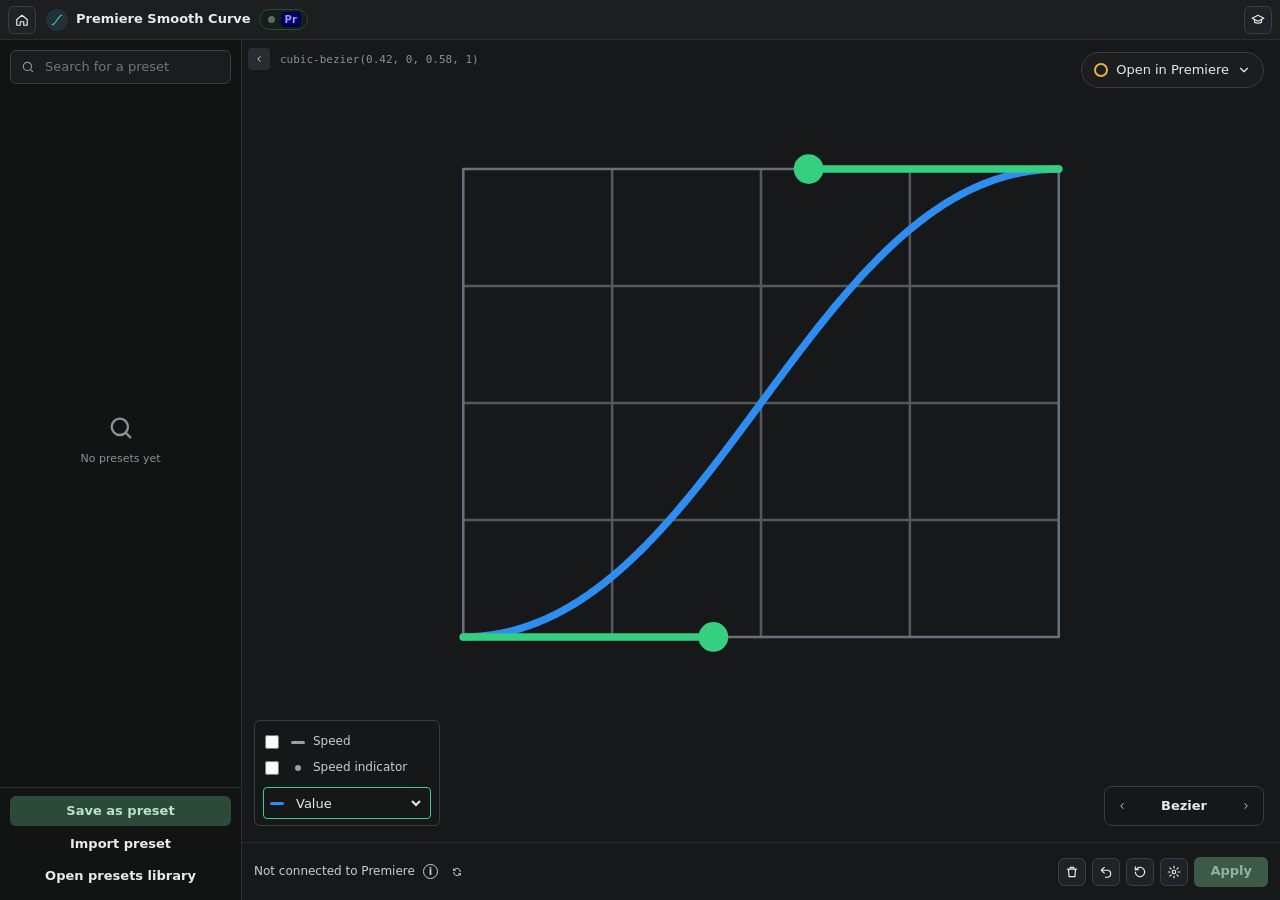
<file: index.html>
<!DOCTYPE html>
<html lang="en">
<head>
  <meta charset="UTF-8" />
  <title>Premiere Smooth Curve</title>
  <link rel="stylesheet" href="css/style.css" />
</head>
<body>
  <div id="app">
    <!-- top bar -->
    <header class="topbar">
      <button class="icon-btn" id="btnHome" title="Reset to default curve">
        <svg viewBox="0 0 24 24"><path d="M3 11l9-7 9 7v9a1 1 0 0 1-1 1h-5v-6H9v6H4a1 1 0 0 1-1-1z"/></svg>
      </button>
      <div class="brand">
        <span class="logo"><svg viewBox="0 0 24 24"><path d="M4 20 C 10 20, 14 4, 20 4"/></svg></span>
        <span class="brand-name">Premiere Smooth Curve</span>
        <span class="host-pill" id="hostPill" title="Premiere connection"><span class="dot"></span><span class="pr">Pr</span></span>
      </div>
      <div class="top-actions">
        <button class="icon-btn" id="btnHelp" title="How it works">
          <svg viewBox="0 0 24 24"><path d="M2 9l10-5 10 5-10 5z"/><path d="M6 11v5c3 2 9 2 12 0v-5"/></svg>
        </button>
        <button class="icon-btn warn hidden" id="btnWarn" title="Last error">
          <svg viewBox="0 0 24 24"><path d="M12 3l10 18H2z"/><path d="M12 10v5M12 18v.5"/></svg>
        </button>
      </div>
    </header>

    <div class="body">
      <!-- presets sidebar -->
      <aside class="sidebar" id="sidebar">
        <div class="search">
          <svg viewBox="0 0 24 24"><circle cx="11" cy="11" r="7"/><path d="M20 20l-4-4"/></svg>
          <input id="presetSearch" type="text" placeholder="Search for a preset" />
        </div>
        <div class="preset-list" id="presetList"></div>
        <div class="sidebar-actions">
          <button class="btn-save" id="btnSavePreset">Save as preset</button>
          <button class="btn-link" id="btnImport">Import preset</button>
          <button class="btn-link" id="btnLibrary">Open presets library</button>
        </div>
      </aside>

      <!-- editor -->
      <main class="editor">
        <button class="collapse" id="btnCollapse" title="Hide presets">
          <svg viewBox="0 0 24 24"><path d="M15 6l-6 6 6 6"/></svg>
        </button>

        <div class="clip-select" id="clipSelect">
          <button class="clip-btn" id="clipBtn">
            <span class="ring" id="clipRing"></span>
            <span id="clipLabel">Select a clip</span>
            <svg viewBox="0 0 24 24"><path d="M6 9l6 6 6-6"/></svg>
          </button>
          <div class="clip-menu hidden" id="clipMenu"></div>
        </div>

        <div class="graph-wrap" id="graphWrap">
          <svg id="graph" class="graph" preserveAspectRatio="xMidYMid meet"></svg>
        </div>

        <div class="view-box">
          <label class="chk"><input type="checkbox" id="chkSpeed" /><span class="sw speed"></span>Speed</label>
          <label class="chk"><input type="checkbox" id="chkIndicator" /><span class="sw dotsw"></span>Speed indicator</label>
          <div class="view-select">
            <span class="sw value"></span>
            <select id="viewMode">
              <option value="value">Value</option>
              <option value="speed">Speed graph</option>
            </select>
          </div>
        </div>

        <div class="type-box">
          <button class="icon-btn small" id="typePrev"><svg viewBox="0 0 24 24"><path d="M15 6l-6 6 6 6"/></svg></button>
          <span id="typeName">Bezier</span>
          <button class="icon-btn small" id="typeNext"><svg viewBox="0 0 24 24"><path d="M9 6l6 6-6 6"/></svg></button>
        </div>
        <div class="param-box hidden" id="paramBox"></div>
        <div class="bezier-readout" id="readout"></div>
      </main>
    </div>

    <!-- bottom bar -->
    <footer class="bottombar">
      <div class="status">
        <span id="statusText">No clip selected</span>
        <span class="info" id="statusInfo" title="">i</span>
        <button class="icon-btn small" id="btnRefresh" title="Refresh selection">
          <svg viewBox="0 0 24 24"><path d="M20 11a8 8 0 0 0-14-5l-2 2M4 13a8 8 0 0 0 14 5l2-2"/><path d="M4 4v4h4M20 20v-4h-4"/></svg>
        </button>
      </div>
      <div class="actions">
        <button class="icon-btn" id="btnRemove" title="Remove smoothing (back to the original keyframes)">
          <svg viewBox="0 0 24 24"><path d="M4 7h16M9 7V4h6v3M6 7l1 13h10l1-13"/></svg>
        </button>
        <button class="icon-btn" id="btnUndo" title="Undo last apply">
          <svg viewBox="0 0 24 24"><path d="M9 14l-5-5 5-5"/><path d="M4 9h10a6 6 0 0 1 0 12h-3"/></svg>
        </button>
        <button class="icon-btn" id="btnReset" title="Reset curve">
          <svg viewBox="0 0 24 24"><path d="M4 12a8 8 0 1 0 3-6.2L4 8"/><path d="M4 3v5h5"/></svg>
        </button>
        <button class="icon-btn" id="btnSettings" title="Settings">
          <svg viewBox="0 0 24 24"><circle cx="12" cy="12" r="3"/><path d="M12 2v3M12 19v3M2 12h3M19 12h3M4.9 4.9l2.1 2.1M17 17l2.1 2.1M4.9 19.1L7 17M17 7l2.1-2.1"/></svg>
        </button>
        <button class="btn-apply" id="btnApply" disabled>Apply</button>
      </div>
    </footer>

    <!-- modals -->
    <div class="modal hidden" id="modal">
      <div class="modal-card">
        <div class="modal-head"><span id="modalTitle"></span><button class="icon-btn small" id="modalClose">&times;</button></div>
        <div class="modal-body" id="modalBody"></div>
      </div>
    </div>
    <div class="toast hidden" id="toast"></div>
  </div>

  <script src="js/cep.js"></script>
  <script src="js/easing.js"></script>
  <script src="js/main.js"></script>
</body>
</html>
</file>
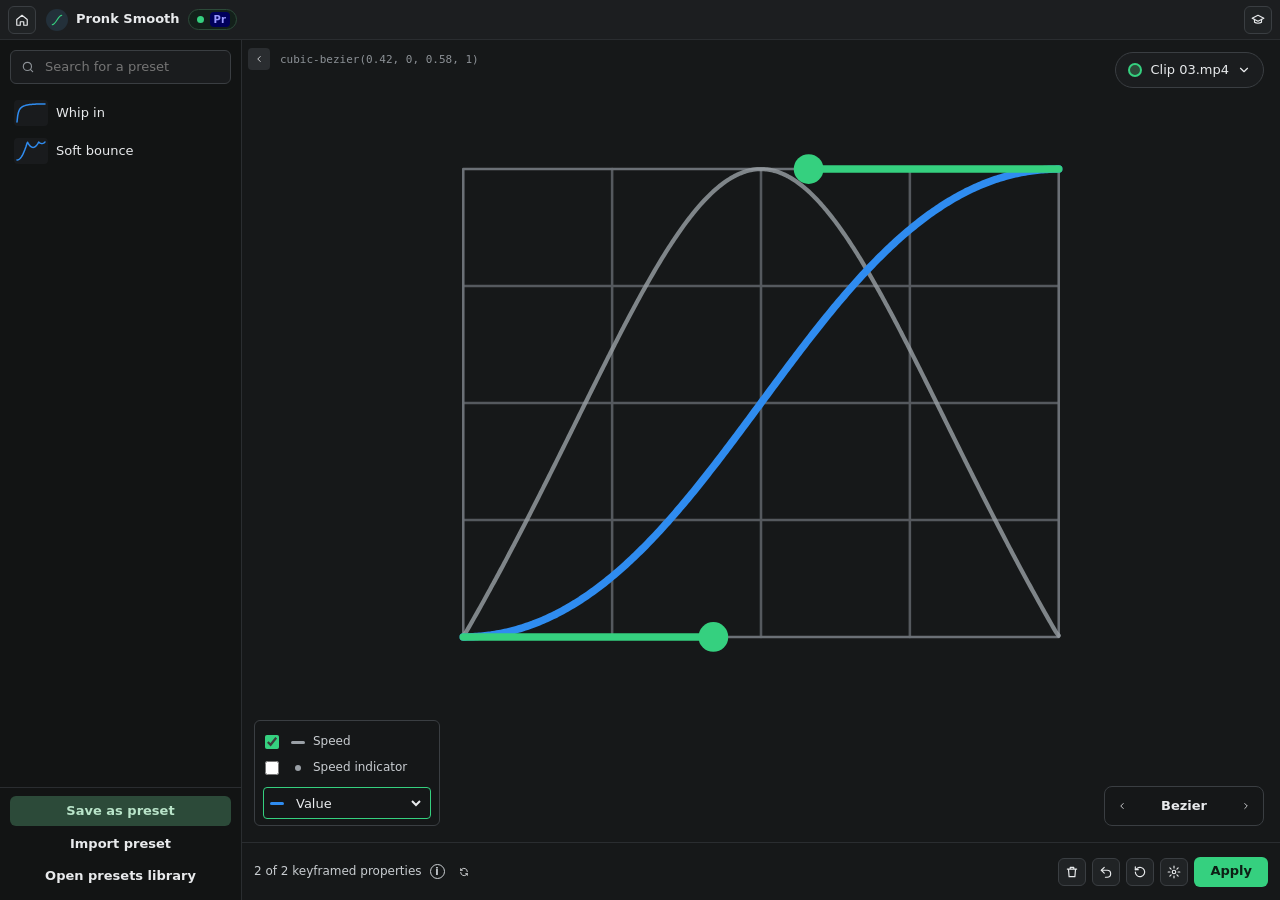
<file: tests/preview.html>
<!DOCTYPE html>
<html lang="en">
<head>
  <meta charset="UTF-8" />
  <title>Pronk Smooth</title>
  <link rel="stylesheet" href="../css/style.css" />
</head>
<body>
  <div id="app">
    <!-- top bar -->
    <header class="topbar">
      <button class="icon-btn" id="btnHome" title="Reset to default curve">
        <svg viewBox="0 0 24 24"><path d="M3 11l9-7 9 7v9a1 1 0 0 1-1 1h-5v-6H9v6H4a1 1 0 0 1-1-1z"/></svg>
      </button>
      <div class="brand">
        <span class="logo"><svg viewBox="0 0 24 24"><path d="M4 20 C 10 20, 14 4, 20 4"/></svg></span>
        <span class="brand-name">Pronk Smooth</span>
        <span class="host-pill" id="hostPill" title="Premiere connection"><span class="dot"></span><span class="pr">Pr</span></span>
      </div>
      <div class="top-actions">
        <button class="icon-btn" id="btnHelp" title="How it works">
          <svg viewBox="0 0 24 24"><path d="M2 9l10-5 10 5-10 5z"/><path d="M6 11v5c3 2 9 2 12 0v-5"/></svg>
        </button>
        <button class="icon-btn warn hidden" id="btnWarn" title="Last error">
          <svg viewBox="0 0 24 24"><path d="M12 3l10 18H2z"/><path d="M12 10v5M12 18v.5"/></svg>
        </button>
      </div>
    </header>

    <div class="body">
      <!-- presets sidebar -->
      <aside class="sidebar" id="sidebar">
        <div class="search">
          <svg viewBox="0 0 24 24"><circle cx="11" cy="11" r="7"/><path d="M20 20l-4-4"/></svg>
          <input id="presetSearch" type="text" placeholder="Search for a preset" />
        </div>
        <div class="preset-list" id="presetList"></div>
        <div class="sidebar-actions">
          <button class="btn-save" id="btnSavePreset">Save as preset</button>
          <button class="btn-link" id="btnImport">Import preset</button>
          <button class="btn-link" id="btnLibrary">Open presets library</button>
        </div>
      </aside>

      <!-- editor -->
      <main class="editor">
        <button class="collapse" id="btnCollapse" title="Hide presets">
          <svg viewBox="0 0 24 24"><path d="M15 6l-6 6 6 6"/></svg>
        </button>

        <div class="clip-select" id="clipSelect">
          <button class="clip-btn" id="clipBtn">
            <span class="ring" id="clipRing"></span>
            <span id="clipLabel">Select a clip</span>
            <svg viewBox="0 0 24 24"><path d="M6 9l6 6 6-6"/></svg>
          </button>
          <div class="clip-menu hidden" id="clipMenu"></div>
        </div>

        <div class="graph-wrap" id="graphWrap">
          <svg id="graph" class="graph" preserveAspectRatio="xMidYMid meet"></svg>
        </div>

        <div class="view-box">
          <label class="chk"><input type="checkbox" id="chkSpeed" /><span class="sw speed"></span>Speed</label>
          <label class="chk"><input type="checkbox" id="chkIndicator" /><span class="sw dotsw"></span>Speed indicator</label>
          <div class="view-select">
            <span class="sw value"></span>
            <select id="viewMode">
              <option value="value">Value</option>
              <option value="speed">Speed graph</option>
            </select>
          </div>
        </div>

        <div class="type-box">
          <button class="icon-btn small" id="typePrev"><svg viewBox="0 0 24 24"><path d="M15 6l-6 6 6 6"/></svg></button>
          <span id="typeName">Bezier</span>
          <button class="icon-btn small" id="typeNext"><svg viewBox="0 0 24 24"><path d="M9 6l6 6-6 6"/></svg></button>
        </div>
        <div class="param-box hidden" id="paramBox"></div>
        <div class="bezier-readout" id="readout"></div>
      </main>
    </div>

    <!-- bottom bar -->
    <footer class="bottombar">
      <div class="status">
        <span id="statusText">No clip selected</span>
        <span class="info" id="statusInfo" title="">i</span>
        <button class="icon-btn small" id="btnRefresh" title="Refresh selection">
          <svg viewBox="0 0 24 24"><path d="M20 11a8 8 0 0 0-14-5l-2 2M4 13a8 8 0 0 0 14 5l2-2"/><path d="M4 4v4h4M20 20v-4h-4"/></svg>
        </button>
      </div>
      <div class="actions">
        <button class="icon-btn" id="btnRemove" title="Remove smoothing (back to the original keyframes)">
          <svg viewBox="0 0 24 24"><path d="M4 7h16M9 7V4h6v3M6 7l1 13h10l1-13"/></svg>
        </button>
        <button class="icon-btn" id="btnUndo" title="Undo last apply">
          <svg viewBox="0 0 24 24"><path d="M9 14l-5-5 5-5"/><path d="M4 9h10a6 6 0 0 1 0 12h-3"/></svg>
        </button>
        <button class="icon-btn" id="btnReset" title="Reset curve">
          <svg viewBox="0 0 24 24"><path d="M4 12a8 8 0 1 0 3-6.2L4 8"/><path d="M4 3v5h5"/></svg>
        </button>
        <button class="icon-btn" id="btnSettings" title="Settings">
          <svg viewBox="0 0 24 24"><circle cx="12" cy="12" r="3"/><path d="M12 2v3M12 19v3M2 12h3M19 12h3M4.9 4.9l2.1 2.1M17 17l2.1 2.1M4.9 19.1L7 17M17 7l2.1-2.1"/></svg>
        </button>
        <button class="btn-apply" id="btnApply" disabled>Apply</button>
      </div>
    </footer>

    <!-- modals -->
    <div class="modal hidden" id="modal">
      <div class="modal-card">
        <div class="modal-head"><span id="modalTitle"></span><button class="icon-btn small" id="modalClose">&times;</button></div>
        <div class="modal-body" id="modalBody"></div>
      </div>
    </div>
    <div class="toast hidden" id="toast"></div>
  </div>

  <script>window.__adobe_cep__={evalScript:function(s,cb){var st={ok:true,sequence:"Sequence 01",fps:25,canUndo:false,clips:[{name:"Clip 03.mp4",nodeId:"n1",props:[{ci:0,pi:0,comp:"Motion",name:"Position",keys:2,smoothed:false},{ci:0,pi:1,comp:"Motion",name:"Scale",keys:3,smoothed:true}]}]};setTimeout(function(){cb(JSON.stringify(/getState/.test(s)?st:{ok:true,pairs:1,keys:24,props:1}))},5)},dispatchEvent:function(){}};localStorage.setItem("ps.presets",JSON.stringify([{id:"a",name:"Whip in",type:"bezier",params:{x1:0.05,y1:0.9,x2:0.1,y2:1}},{id:"b",name:"Soft bounce",type:"bounce",params:{bounces:2,bounciness:0.3}}]));localStorage.setItem("ps.view",JSON.stringify({speed:true,indicator:false,mode:"value"}));</script><script src="../js/cep.js"></script>
  <script src="../js/easing.js"></script>
  <script src="../js/main.js"></script>
</body>
</html>
</file>
<file: css/style.css>
:root {
  --bg: #161819;
  --bg2: #1c1e20;
  --panel: #121414;
  --line: #2a2d30;
  --line2: #3a3e42;
  --text: #e8eaec;
  --muted: #8c9196;
  --green: #35d07f;
  --green-dim: #2c4a39;
  --blue: #2f8cf0;
  --warn: #ff5a5a;
  --gold: #e3b341;
}
* { box-sizing: border-box; }
html, body { margin: 0; height: 100%; background: var(--bg); color: var(--text); font: 13px/1.3 "Segoe UI", system-ui, sans-serif; overflow: hidden; user-select: none; }
button { font: inherit; color: inherit; background: none; border: 0; cursor: pointer; }
svg { fill: none; stroke: currentColor; stroke-width: 2; stroke-linecap: round; stroke-linejoin: round; }
.hidden { display: none !important; }

#app { display: flex; flex-direction: column; height: 100%; }

/* top bar */
.topbar { display: flex; align-items: center; gap: 10px; height: 40px; padding: 0 8px; background: var(--bg2); border-bottom: 1px solid var(--line); flex: none; }
.icon-btn { width: 28px; height: 28px; border-radius: 6px; border: 1px solid var(--line2); display: inline-flex; align-items: center; justify-content: center; color: var(--text); background: #202325; flex: none; }
.icon-btn svg { width: 16px; height: 16px; }
.icon-btn:hover { background: #2a2e31; }
.icon-btn.small { width: 22px; height: 22px; border: 0; background: none; }
.icon-btn.warn { color: var(--warn); }
.brand { display: flex; align-items: center; gap: 8px; }
.logo { width: 22px; height: 22px; border-radius: 50%; background: #23303a; display: inline-flex; align-items: center; justify-content: center; color: var(--green); }
.logo svg { width: 14px; height: 14px; }
.brand-name { font-weight: 700; }
.host-pill { display: inline-flex; align-items: center; gap: 6px; padding: 2px 6px 2px 8px; border: 1px solid var(--green-dim); border-radius: 12px; background: #13201a; }
.host-pill .dot { width: 7px; height: 7px; border-radius: 50%; background: #666; }
.host-pill.on .dot { background: var(--green); }
.host-pill .pr { font-size: 10px; font-weight: 700; color: #9999ff; background: #00005b; border-radius: 4px; padding: 1px 4px; }
.top-actions { margin-left: auto; display: flex; gap: 6px; }

/* body */
.body { flex: 1; display: flex; min-height: 0; }
.sidebar { width: 242px; flex: none; display: flex; flex-direction: column; border-right: 1px solid var(--line); background: var(--panel); }
.sidebar.collapsed { display: none; }
.search { margin: 10px; display: flex; align-items: center; gap: 8px; padding: 0 10px; height: 34px; border: 1px solid var(--line2); border-radius: 6px; background: #1a1c1e; }
.search svg { width: 14px; height: 14px; color: var(--muted); }
.search input { flex: 1; background: none; border: 0; outline: 0; color: var(--text); font: inherit; }
.preset-list { flex: 1; overflow-y: auto; padding: 0 8px; }
.empty { height: 100%; display: flex; flex-direction: column; align-items: center; justify-content: center; color: var(--muted); font-size: 11px; gap: 10px; }
.empty svg { width: 28px; height: 28px; }
.preset { display: flex; align-items: center; gap: 8px; padding: 6px; border-radius: 6px; cursor: pointer; }
.preset:hover { background: #1e2123; }
.preset.active { background: #1d2a22; outline: 1px solid var(--green-dim); }
.preset svg.thumb { width: 34px; height: 26px; flex: none; stroke: var(--blue); stroke-width: 1.5; background: #191b1d; border-radius: 4px; }
.preset .pname { flex: 1; overflow: hidden; text-overflow: ellipsis; white-space: nowrap; }
.preset .del { opacity: 0; color: var(--muted); width: 18px; }
.preset:hover .del { opacity: 1; }
.sidebar-actions { border-top: 1px solid var(--line); padding: 8px 10px 10px; display: flex; flex-direction: column; gap: 4px; }
.btn-save { height: 30px; border-radius: 6px; background: var(--green-dim); color: #b9e4c9; font-weight: 600; }
.btn-save:hover { filter: brightness(1.15); }
.btn-link { height: 28px; font-weight: 600; }
.btn-link:hover { color: var(--green); }

/* editor */
.editor { flex: 1; position: relative; min-width: 0; }
.collapse { position: absolute; left: 6px; top: 8px; width: 22px; height: 22px; border-radius: 4px; background: #2a2d30; display: flex; align-items: center; justify-content: center; z-index: 3; }
.collapse svg { width: 14px; height: 14px; }
.collapse.flip svg { transform: rotate(180deg); }
.clip-select { position: absolute; right: 16px; top: 12px; z-index: 5; }
.clip-btn { display: flex; align-items: center; gap: 8px; height: 36px; padding: 0 12px; border: 1px solid var(--line2); border-radius: 18px; background: #1b1d1f; max-width: 260px; }
.clip-btn span#clipLabel { overflow: hidden; text-overflow: ellipsis; white-space: nowrap; }
.clip-btn svg { width: 14px; height: 14px; }
.ring { width: 14px; height: 14px; border-radius: 50%; border: 2px solid var(--gold); flex: none; }
.ring.ok { border-color: var(--green); background: var(--green-dim); }
.clip-menu { position: absolute; right: 0; top: 42px; width: 280px; max-height: 320px; overflow-y: auto; background: #1b1d1f; border: 1px solid var(--line2); border-radius: 8px; padding: 6px; box-shadow: 0 8px 24px #0008; }
.clip-menu .grp { color: var(--muted); font-size: 11px; padding: 6px 6px 2px; }
.clip-menu label { display: flex; align-items: center; gap: 8px; padding: 5px 6px; border-radius: 4px; cursor: pointer; }
.clip-menu label:hover { background: #24272a; }
.clip-menu .tag { margin-left: auto; font-size: 10px; color: var(--green); }
.clip-menu .none { padding: 10px; color: var(--muted); }

.graph-wrap { position: absolute; inset: 44px 20px 120px 20px; display: flex; align-items: center; justify-content: center; }
.graph { width: 100%; height: 100%; touch-action: none; }
.graph .grid { stroke: #55595e; stroke-width: 1.2; }
.graph .box { stroke: #6b7076; stroke-width: 1.2; }
.graph .curve { stroke: var(--blue); stroke-width: 3.5; }
.graph .curve.dim { stroke: #2f8cf055; stroke-width: 2; }
.graph .speed { stroke: #9aa0a6; stroke-width: 2; stroke-dasharray: 2 0; opacity: .8; }
.graph .handle-line { stroke: var(--green); stroke-width: 3.5; }
.graph .handle { fill: var(--green); stroke: none; cursor: grab; }
.graph .handle:hover { fill: #6ff0a8; }
.graph .ind { fill: #9aa0a6; stroke: none; }

.view-box { position: absolute; left: 12px; bottom: 16px; width: 186px; background: #151718; border: 1px solid var(--line2); border-radius: 6px; padding: 8px 8px 6px; }
.chk { display: flex; align-items: center; gap: 8px; height: 26px; color: #c9cdd1; font-size: 12px; cursor: pointer; }
.chk input { width: 14px; height: 14px; accent-color: var(--green); margin: 0 4px 0 2px; }
.sw { display: inline-block; width: 14px; height: 3px; border-radius: 2px; background: #9aa0a6; }
.sw.dotsw { width: 6px; height: 6px; border-radius: 50%; margin: 0 4px; }
.sw.value { background: var(--blue); }
.view-select { margin-top: 6px; display: flex; align-items: center; gap: 8px; height: 32px; border: 1px solid var(--green); border-radius: 4px; padding: 0 6px; }
.view-select select { flex: 1; background: #151718; color: var(--text); border: 0; outline: 0; font: inherit; }

.type-box { position: absolute; right: 16px; bottom: 16px; width: 160px; height: 40px; display: flex; align-items: center; justify-content: space-between; padding: 0 6px; border: 1px solid var(--line2); border-radius: 8px; background: #151718; font-weight: 600; }
.param-box { position: absolute; right: 16px; bottom: 64px; width: 200px; background: #151718; border: 1px solid var(--line2); border-radius: 8px; padding: 8px 10px; }
.param-box .prow { display: flex; flex-direction: column; gap: 2px; margin: 4px 0; font-size: 11px; color: var(--muted); }
.param-box .prow b { color: var(--text); font-weight: 600; float: right; }
.param-box input[type=range] { width: 100%; accent-color: var(--green); }
.bezier-readout { position: absolute; left: 38px; top: 13px; font: 11px Consolas, monospace; color: var(--muted); cursor: text; user-select: text; }

/* bottom bar */
.bottombar { height: 58px; flex: none; display: flex; align-items: center; justify-content: space-between; padding: 0 12px; border-top: 1px solid var(--line); background: var(--bg); margin-left: 242px; }
.bottombar.wide { margin-left: 0; }
.status { display: flex; align-items: center; gap: 8px; color: #c9cdd1; font-size: 12px; }
.info { width: 15px; height: 15px; border-radius: 50%; border: 1.5px solid #c9cdd1; display: inline-flex; align-items: center; justify-content: center; font-size: 10px; font-weight: 700; cursor: help; }
.actions { display: flex; gap: 6px; align-items: center; }
.btn-apply { height: 30px; padding: 0 16px; border-radius: 6px; background: var(--green); color: #0d1f15; font-weight: 700; }
.btn-apply:disabled { background: #3b5a47; color: #8fb39d; cursor: default; }
.btn-apply.busy { opacity: .7; }

/* sidebar footer sits under the sidebar visually: keep the bottombar aligned with editor */
.sidebar { margin-bottom: -58px; z-index: 2; position: relative; }

/* modal + toast */
.modal { position: fixed; inset: 0; background: #0009; display: flex; align-items: center; justify-content: center; z-index: 20; }
.modal-card { width: min(460px, 92vw); max-height: 80vh; display: flex; flex-direction: column; background: #1b1d1f; border: 1px solid var(--line2); border-radius: 10px; }
.modal-head { display: flex; justify-content: space-between; align-items: center; padding: 10px 12px; border-bottom: 1px solid var(--line); font-weight: 700; }
.modal-body { padding: 12px; overflow-y: auto; }
.modal-body .lib { display: grid; grid-template-columns: repeat(auto-fill, minmax(130px, 1fr)); gap: 8px; }
.modal-body .lib .preset { flex-direction: column; align-items: flex-start; border: 1px solid var(--line); }
.modal-body .lib .preset svg.thumb { width: 100%; height: 60px; }
.modal-body input[type=text] { width: 100%; height: 32px; border-radius: 6px; border: 1px solid var(--line2); background: #141617; color: var(--text); padding: 0 10px; font: inherit; outline: 0; }
.modal-body .row { display: flex; justify-content: flex-end; gap: 8px; margin-top: 12px; }
.modal-body .opt { display: flex; align-items: center; justify-content: space-between; margin: 8px 0; gap: 12px; }
.modal-body select { background: #141617; color: var(--text); border: 1px solid var(--line2); border-radius: 4px; height: 28px; font: inherit; }
.modal-body p { color: #c9cdd1; margin: 6px 0; }
.toast { position: fixed; left: 50%; bottom: 70px; transform: translateX(-50%); background: #23272a; border: 1px solid var(--line2); border-radius: 8px; padding: 8px 14px; z-index: 30; max-width: 80vw; }
.toast.err { border-color: var(--warn); color: #ffb3b3; }
.toast.ok { border-color: var(--green); }

/* narrow dock layouts */
@media (max-width: 620px) {
  .sidebar { width: 190px; }
  .bottombar { margin-left: 190px; }
  .view-box { width: 150px; }
  .type-box { width: 130px; }
}
@media (max-width: 480px) {
  .sidebar { display: none; }
  .bottombar { margin-left: 0; }
  .collapse { display: none; }
  .bezier-readout { display: none; }
  .graph-wrap { inset: 52px 10px 130px 10px; }
}
</file>
